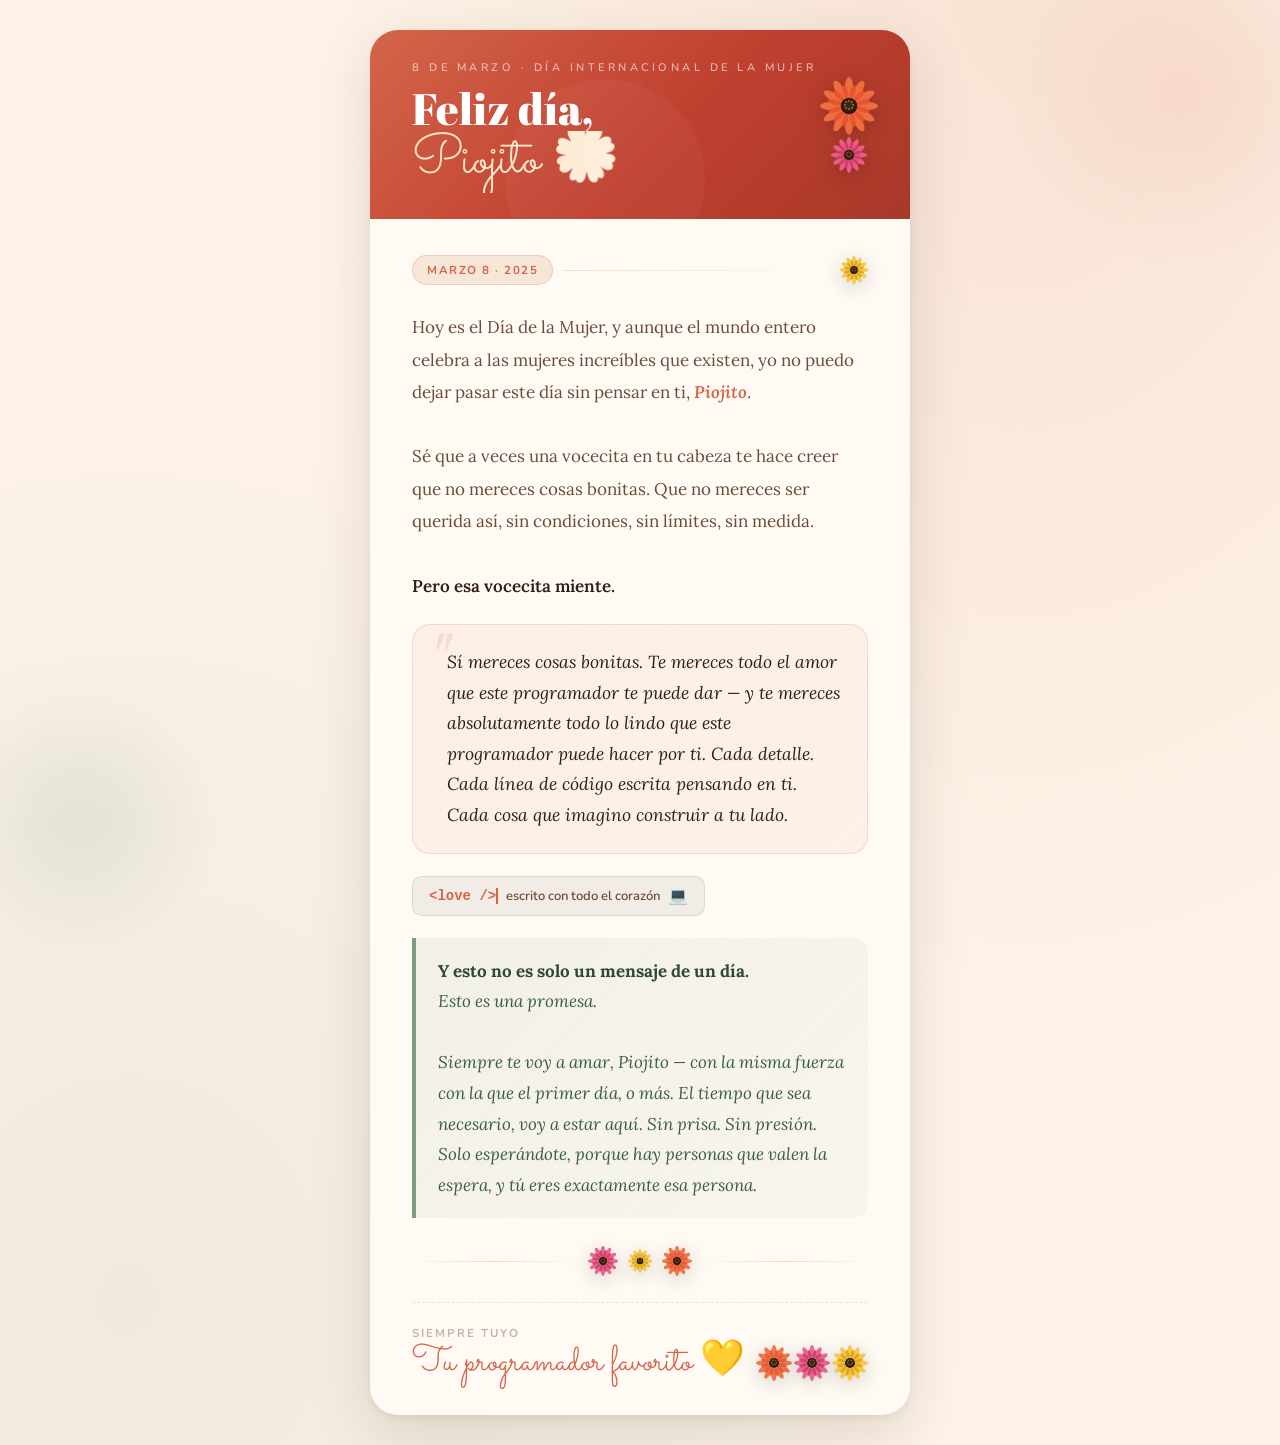
<file: index.html>
<!DOCTYPE html>
<html lang="es">

<head>
  <meta charset="UTF-8">
  <meta name="viewport" content="width=device-width, initial-scale=1.0">
  <title>Para Piojito 🌼</title>
  <link
    href="https://fonts.googleapis.com/css2?family=Abril+Fatface&family=Lora:ital,wght@0,400;0,600;1,400;1,600&family=Sacramento&family=Nunito:wght@300;400;600&display=swap"
    rel="stylesheet">
  <style>
    :root {
      --bg: #fdf3e7;
      --card: #fffaf4;
      --terracotta: #d4654a;
      --blush: #f0a896;
      --sage: #7a9e7e;
      --gold: #c8973a;
      --dark: #2e1f14;
      --mid: #6b4c38;
      --light: #f5e6d8;
    }

    * {
      margin: 0;
      padding: 0;
      box-sizing: border-box;
    }

    body {
      min-height: 100vh;
      background: radial-gradient(ellipse at 80% 0%, rgba(212, 101, 74, 0.12) 0%, transparent 50%),
        radial-gradient(ellipse at 10% 90%, rgba(122, 158, 126, 0.1) 0%, transparent 50%), #fdf3e7;
      display: flex;
      align-items: center;
      justify-content: center;
      font-family: 'Nunito', sans-serif;
      padding: 30px 20px;
      overflow-x: hidden;
    }

    .bg-shape {
      position: fixed;
      border-radius: 50%;
      pointer-events: none;
      z-index: 0;
    }

    .bg-shape-1 {
      width: 350px;
      height: 350px;
      top: -80px;
      right: -80px;
      background: radial-gradient(circle, rgba(240, 168, 150, 0.2), transparent 70%);
      animation: bgPulse1 8s ease-in-out infinite;
    }

    .bg-shape-2 {
      width: 280px;
      height: 280px;
      bottom: -60px;
      left: -60px;
      background: radial-gradient(circle, rgba(122, 158, 126, 0.15), transparent 70%);
      animation: bgPulse2 10s ease-in-out infinite;
    }

    @keyframes bgPulse1 {

      0%,
      100% {
        transform: scale(1);
        opacity: 1
      }

      50% {
        transform: scale(1.12);
        opacity: 0.7
      }
    }

    @keyframes bgPulse2 {

      0%,
      100% {
        transform: scale(1);
        opacity: 1
      }

      50% {
        transform: scale(1.1);
        opacity: 0.75
      }
    }

    .gerbera {
      display: inline-block;
      animation: floatFlower 3s ease-in-out infinite;
      filter: drop-shadow(0 4px 10px rgba(0, 0, 0, 0.18));
    }

    .gerbera-sm {
      width: 36px;
      height: 36px;
    }

    .gerbera-lg {
      width: 58px;
      height: 58px;
    }

    .gerbera:nth-child(2) {
      animation-delay: 0.5s;
    }

    .gerbera:nth-child(3) {
      animation-delay: 1s;
    }

    @keyframes floatFlower {

      0%,
      100% {
        transform: rotate(-5deg) translateY(0)
      }

      50% {
        transform: rotate(5deg) translateY(-8px)
      }
    }

    .gerbera:hover {
      animation: spinFlower 0.6s ease-in-out;
    }

    @keyframes spinFlower {
      0% {
        transform: rotate(0deg) scale(1)
      }

      50% {
        transform: rotate(180deg) scale(1.2)
      }

      100% {
        transform: rotate(360deg) scale(1)
      }
    }

    .petal-fall {
      position: fixed;
      top: -60px;
      pointer-events: none;
      z-index: 0;
      animation: petalDrift linear infinite;
      opacity: 0.55;
    }

    @keyframes petalDrift {
      0% {
        transform: translateY(-60px) rotate(0deg) translateX(0);
        opacity: 0.6;
      }

      50% {
        transform: translateY(50vh) rotate(200deg) translateX(25px);
        opacity: 0.4;
      }

      100% {
        transform: translateY(110vh) rotate(400deg) translateX(-15px);
        opacity: 0;
      }
    }

    .card-wrapper {
      position: relative;
      z-index: 1;
      max-width: 540px;
      width: 100%;
    }

    .card {
      background: var(--card);
      border-radius: 28px;
      overflow: hidden;
      box-shadow: 0 4px 6px rgba(46, 31, 20, 0.05), 0 20px 60px rgba(46, 31, 20, 0.13), inset 0 1px 0 rgba(255, 255, 255, 0.8);
      animation: rise 1s cubic-bezier(0.16, 1, 0.3, 1) both;
      opacity: 0;
      transform: translateY(30px);
      transition: box-shadow 0.35s, transform 0.35s;
    }

    .card:hover {
      box-shadow: 0 4px 6px rgba(46, 31, 20, 0.05), 0 32px 90px rgba(46, 31, 20, 0.18), inset 0 1px 0 rgba(255, 255, 255, 0.8);
      transform: translateY(-5px);
    }

    @keyframes rise {
      to {
        opacity: 1;
        transform: translateY(0);
      }
    }

    .banner {
      background: linear-gradient(135deg, #d4654a 0%, #c04030 55%, #a83828 100%);
      padding: 30px 42px 26px;
      position: relative;
      overflow: hidden;
    }

    .banner::before {
      content: '';
      position: absolute;
      top: -40px;
      right: -40px;
      width: 160px;
      height: 160px;
      background: rgba(255, 255, 255, 0.06);
      border-radius: 50%;
      animation: sheenSweep 3s ease-in-out 1.2s both;
    }

    .banner::after {
      content: '';
      position: absolute;
      bottom: -60px;
      left: 25%;
      width: 200px;
      height: 200px;
      background: rgba(255, 255, 255, 0.04);
      border-radius: 50%;
    }

    @keyframes sheenSweep {
      0% {
        opacity: 0;
        transform: translateX(-100px)
      }

      50% {
        opacity: 1
      }

      100% {
        opacity: 0;
        transform: translateX(200px)
      }
    }

    .banner-tag {
      font-size: 11px;
      font-weight: 600;
      letter-spacing: 3.5px;
      text-transform: uppercase;
      color: rgba(255, 255, 255, 0.6);
      margin-bottom: 10px;
      animation: fadeUp 0.6s 0.3s both;
    }

    .banner-title {
      font-family: 'Abril Fatface', serif;
      font-size: 44px;
      color: #fff;
      line-height: 1.05;
      animation: fadeUp 0.6s 0.4s both;
      position: relative;
      z-index: 1;
    }

    .banner-title span {
      display: block;
      font-family: 'Sacramento', cursive;
      font-size: 54px;
      line-height: 1.15;
      background: linear-gradient(90deg, rgba(255, 235, 200, 0.95) 0%, #fff 50%, rgba(255, 235, 200, 0.95) 100%);
      background-size: 200% auto;
      -webkit-background-clip: text;
      -webkit-text-fill-color: transparent;
      background-clip: text;
      animation: fadeUp 0.6s 0.4s both, shimmerText 3s 1.5s linear infinite;
    }

    @keyframes shimmerText {
      0% {
        background-position: 0% center
      }

      100% {
        background-position: 200% center
      }
    }

    .banner-gerberas {
      position: absolute;
      right: 32px;
      top: 50%;
      transform: translateY(-50%);
      display: flex;
      flex-direction: column;
      align-items: center;
      gap: 2px;
      z-index: 2;
    }

    @keyframes fadeUp {
      from {
        opacity: 0;
        transform: translateY(12px)
      }

      to {
        opacity: 1;
        transform: translateY(0)
      }
    }

    .body {
      padding: 36px 42px 34px;
    }

    .date-row {
      display: flex;
      align-items: center;
      gap: 10px;
      margin-bottom: 26px;
      animation: fadeUp 0.6s 0.6s both;
    }

    .date-pill {
      background: var(--light);
      color: var(--terracotta);
      font-size: 11.5px;
      font-weight: 700;
      letter-spacing: 1.5px;
      text-transform: uppercase;
      padding: 6px 14px;
      border-radius: 50px;
      border: 1.5px solid rgba(212, 101, 74, 0.22);
      white-space: nowrap;
      animation: fadeUp 0.6s 0.6s both, pillPulse 3s 1.5s ease-in-out infinite;
    }

    @keyframes pillPulse {

      0%,
      100% {
        box-shadow: 0 0 0 0 rgba(212, 101, 74, 0.0)
      }

      50% {
        box-shadow: 0 0 0 6px rgba(212, 101, 74, 0.12)
      }
    }

    .date-line {
      flex: 1;
      height: 1px;
      background: linear-gradient(90deg, rgba(212, 101, 74, 0.2), transparent);
    }

    .message {
      font-family: 'Lora', Georgia, serif;
      font-size: 17px;
      line-height: 1.9;
      color: var(--mid);
      margin-bottom: 22px;
      animation: fadeUp 0.6s 0.7s both;
    }

    .message .name {
      font-weight: 600;
      color: var(--terracotta);
      font-style: italic;
    }

    .message .bold {
      font-weight: 600;
      color: var(--dark);
      display: inline-block;
      animation: heartbeat 1.4s ease-in-out 2s infinite;
    }

    @keyframes heartbeat {

      0%,
      100% {
        transform: scale(1)
      }

      14% {
        transform: scale(1.08)
      }

      28% {
        transform: scale(1)
      }

      42% {
        transform: scale(1.05)
      }

      70% {
        transform: scale(1)
      }
    }

    .quote-box {
      background: linear-gradient(135deg, rgba(212, 101, 74, 0.07), rgba(240, 168, 150, 0.11));
      border: 1.5px solid rgba(212, 101, 74, 0.18);
      border-radius: 18px;
      padding: 22px 26px 22px 34px;
      margin-bottom: 22px;
      font-family: 'Lora', serif;
      font-style: italic;
      font-size: 17.5px;
      color: var(--dark);
      line-height: 1.75;
      animation: fadeUp 0.6s 0.8s both;
      position: relative;
      transition: border-color 0.4s, box-shadow 0.4s;
    }

    .quote-box:hover {
      border-color: rgba(212, 101, 74, 0.5);
      box-shadow: 0 0 18px rgba(212, 101, 74, 0.15);
    }

    .quote-box .qm {
      font-family: 'Abril Fatface', serif;
      font-size: 58px;
      color: rgba(212, 101, 74, 0.16);
      position: absolute;
      top: 2px;
      left: 12px;
      line-height: 1;
    }

    .dev-badge {
      display: inline-flex;
      align-items: center;
      gap: 8px;
      background: rgba(46, 31, 20, 0.06);
      border: 1.5px solid rgba(46, 31, 20, 0.1);
      border-radius: 10px;
      padding: 8px 16px;
      margin-bottom: 22px;
      font-size: 13px;
      font-weight: 600;
      color: var(--mid);
      animation: fadeUp 0.6s 0.85s both;
      transition: background 0.3s, transform 0.3s;
    }

    .dev-badge:hover {
      background: rgba(212, 101, 74, 0.08);
      transform: scale(1.04);
    }

    .dev-badge .code {
      font-family: monospace;
      font-size: 14px;
      color: var(--terracotta);
      border-right: 2px solid var(--terracotta);
      animation: blinkCursor 1s step-end infinite;
    }

    @keyframes blinkCursor {

      0%,
      100% {
        border-color: var(--terracotta)
      }

      50% {
        border-color: transparent
      }
    }

    .promise-box {
      background: linear-gradient(135deg, rgba(122, 158, 126, 0.1), rgba(122, 158, 126, 0.05));
      border-left: 4px solid var(--sage);
      border-radius: 0 14px 14px 0;
      padding: 18px 22px;
      margin-bottom: 28px;
      font-family: 'Lora', serif;
      font-style: italic;
      font-size: 17px;
      color: #3a5e3e;
      line-height: 1.8;
      animation: fadeUp 0.6s 0.95s both;
      transition: border-left-color 0.4s, background 0.4s;
    }

    .promise-box:hover {
      border-left-color: #4a7e54;
      background: linear-gradient(135deg, rgba(122, 158, 126, 0.18), rgba(122, 158, 126, 0.08));
    }

    .promise-box strong {
      font-style: normal;
      color: #2e4a32;
    }

    .gerbera-sep {
      display: flex;
      align-items: center;
      justify-content: center;
      gap: 10px;
      margin-bottom: 26px;
      animation: fadeUp 0.6s 1s both;
    }

    .sep-line {
      flex: 1;
      height: 1px;
      background: linear-gradient(90deg, transparent, rgba(212, 101, 74, 0.25), transparent);
    }

    .footer {
      display: flex;
      align-items: flex-end;
      justify-content: space-between;
      padding-top: 22px;
      border-top: 1px dashed rgba(46, 31, 20, 0.1);
      animation: fadeUp 0.6s 1.05s both;
    }

    .from-text {
      font-size: 11.5px;
      font-weight: 700;
      letter-spacing: 2px;
      text-transform: uppercase;
      color: rgba(107, 76, 56, 0.4);
      margin-bottom: 4px;
    }

    .from-name {
      font-family: 'Sacramento', cursive;
      font-size: 36px;
      color: var(--terracotta);
      line-height: 1;
      animation: writeIn 1.2s 1.5s both;
    }

    @keyframes writeIn {
      from {
        opacity: 0;
        letter-spacing: -4px
      }

      to {
        opacity: 1;
        letter-spacing: normal
      }
    }

    .footer-gerbs {
      display: flex;
      gap: 2px;
      align-items: flex-end;
    }

    .footer-gerbs .gerbera:nth-child(1) {
      animation-delay: 0s
    }

    .footer-gerbs .gerbera:nth-child(2) {
      animation-delay: 0.4s
    }

    .footer-gerbs .gerbera:nth-child(3) {
      animation-delay: 0.8s
    }

    @keyframes sparkPop {
      0% {
        opacity: 1;
        transform: scale(0.3) translateY(0)
      }

      100% {
        opacity: 0;
        transform: scale(1.8) translateY(-40px)
      }
    }

    @media (max-width:480px) {
      .banner {
        padding: 24px 24px 20px
      }

      .banner-title {
        font-size: 34px
      }

      .banner-title span {
        font-size: 42px
      }

      .banner-gerberas {
        right: 14px
      }

      .body {
        padding: 28px 22px 24px
      }

      .message,
      .quote-box,
      .promise-box {
        font-size: 15.5px
      }
    }
  </style>
</head>

<body>

  <div class="bg-shape bg-shape-1"></div>
  <div class="bg-shape bg-shape-2"></div>

  <!-- SVG Gerbera definition (reusable) -->
  <svg width="0" height="0" style="position:absolute">
    <defs>
      <!-- Orange/coral gerbera -->
      <g id="gerbera-orange">
        <!-- petals outer -->
        <g fill="#f07040" opacity="0.95">
          <ellipse cx="50" cy="18" rx="7" ry="18" transform="rotate(0 50 50)" />
          <ellipse cx="50" cy="18" rx="7" ry="18" transform="rotate(30 50 50)" />
          <ellipse cx="50" cy="18" rx="7" ry="18" transform="rotate(60 50 50)" />
          <ellipse cx="50" cy="18" rx="7" ry="18" transform="rotate(90 50 50)" />
          <ellipse cx="50" cy="18" rx="7" ry="18" transform="rotate(120 50 50)" />
          <ellipse cx="50" cy="18" rx="7" ry="18" transform="rotate(150 50 50)" />
          <ellipse cx="50" cy="18" rx="7" ry="18" transform="rotate(180 50 50)" />
          <ellipse cx="50" cy="18" rx="7" ry="18" transform="rotate(210 50 50)" />
          <ellipse cx="50" cy="18" rx="7" ry="18" transform="rotate(240 50 50)" />
          <ellipse cx="50" cy="18" rx="7" ry="18" transform="rotate(270 50 50)" />
          <ellipse cx="50" cy="18" rx="7" ry="18" transform="rotate(300 50 50)" />
          <ellipse cx="50" cy="18" rx="7" ry="18" transform="rotate(330 50 50)" />
        </g>
        <!-- inner petals -->
        <g fill="#e85530" opacity="0.9">
          <ellipse cx="50" cy="25" rx="4.5" ry="12" transform="rotate(15 50 50)" />
          <ellipse cx="50" cy="25" rx="4.5" ry="12" transform="rotate(45 50 50)" />
          <ellipse cx="50" cy="25" rx="4.5" ry="12" transform="rotate(75 50 50)" />
          <ellipse cx="50" cy="25" rx="4.5" ry="12" transform="rotate(105 50 50)" />
          <ellipse cx="50" cy="25" rx="4.5" ry="12" transform="rotate(135 50 50)" />
          <ellipse cx="50" cy="25" rx="4.5" ry="12" transform="rotate(165 50 50)" />
          <ellipse cx="50" cy="25" rx="4.5" ry="12" transform="rotate(195 50 50)" />
          <ellipse cx="50" cy="25" rx="4.5" ry="12" transform="rotate(225 50 50)" />
          <ellipse cx="50" cy="25" rx="4.5" ry="12" transform="rotate(255 50 50)" />
          <ellipse cx="50" cy="25" rx="4.5" ry="12" transform="rotate(285 50 50)" />
          <ellipse cx="50" cy="25" rx="4.5" ry="12" transform="rotate(315 50 50)" />
          <ellipse cx="50" cy="25" rx="4.5" ry="12" transform="rotate(345 50 50)" />
        </g>
        <!-- center disc -->
        <circle cx="50" cy="50" r="14" fill="#2a1a0a" />
        <circle cx="50" cy="50" r="10" fill="#3d2510" />
        <!-- center dots -->
        <g fill="#f0a060" opacity="0.7">
          <circle cx="50" cy="41" r="1.5" />
          <circle cx="55" cy="43" r="1.5" />
          <circle cx="57" cy="48" r="1.5" />
          <circle cx="55" cy="53" r="1.5" />
          <circle cx="50" cy="55" r="1.5" />
          <circle cx="45" cy="53" r="1.5" />
          <circle cx="43" cy="48" r="1.5" />
          <circle cx="45" cy="43" r="1.5" />
        </g>
      </g>
      <!-- Pink gerbera -->
      <g id="gerbera-pink">
        <g fill="#e8608a" opacity="0.95">
          <ellipse cx="50" cy="18" rx="7" ry="18" transform="rotate(0 50 50)" />
          <ellipse cx="50" cy="18" rx="7" ry="18" transform="rotate(30 50 50)" />
          <ellipse cx="50" cy="18" rx="7" ry="18" transform="rotate(60 50 50)" />
          <ellipse cx="50" cy="18" rx="7" ry="18" transform="rotate(90 50 50)" />
          <ellipse cx="50" cy="18" rx="7" ry="18" transform="rotate(120 50 50)" />
          <ellipse cx="50" cy="18" rx="7" ry="18" transform="rotate(150 50 50)" />
          <ellipse cx="50" cy="18" rx="7" ry="18" transform="rotate(180 50 50)" />
          <ellipse cx="50" cy="18" rx="7" ry="18" transform="rotate(210 50 50)" />
          <ellipse cx="50" cy="18" rx="7" ry="18" transform="rotate(240 50 50)" />
          <ellipse cx="50" cy="18" rx="7" ry="18" transform="rotate(270 50 50)" />
          <ellipse cx="50" cy="18" rx="7" ry="18" transform="rotate(300 50 50)" />
          <ellipse cx="50" cy="18" rx="7" ry="18" transform="rotate(330 50 50)" />
        </g>
        <g fill="#d03a6a" opacity="0.9">
          <ellipse cx="50" cy="25" rx="4.5" ry="12" transform="rotate(15 50 50)" />
          <ellipse cx="50" cy="25" rx="4.5" ry="12" transform="rotate(45 50 50)" />
          <ellipse cx="50" cy="25" rx="4.5" ry="12" transform="rotate(75 50 50)" />
          <ellipse cx="50" cy="25" rx="4.5" ry="12" transform="rotate(105 50 50)" />
          <ellipse cx="50" cy="25" rx="4.5" ry="12" transform="rotate(135 50 50)" />
          <ellipse cx="50" cy="25" rx="4.5" ry="12" transform="rotate(165 50 50)" />
          <ellipse cx="50" cy="25" rx="4.5" ry="12" transform="rotate(195 50 50)" />
          <ellipse cx="50" cy="25" rx="4.5" ry="12" transform="rotate(225 50 50)" />
          <ellipse cx="50" cy="25" rx="4.5" ry="12" transform="rotate(255 50 50)" />
          <ellipse cx="50" cy="25" rx="4.5" ry="12" transform="rotate(285 50 50)" />
          <ellipse cx="50" cy="25" rx="4.5" ry="12" transform="rotate(315 50 50)" />
          <ellipse cx="50" cy="25" rx="4.5" ry="12" transform="rotate(345 50 50)" />
        </g>
        <circle cx="50" cy="50" r="14" fill="#2a1a0a" />
        <circle cx="50" cy="50" r="10" fill="#3d2510" />
        <g fill="#f0a060" opacity="0.7">
          <circle cx="50" cy="41" r="1.5" />
          <circle cx="55" cy="43" r="1.5" />
          <circle cx="57" cy="48" r="1.5" />
          <circle cx="55" cy="53" r="1.5" />
          <circle cx="50" cy="55" r="1.5" />
          <circle cx="45" cy="53" r="1.5" />
          <circle cx="43" cy="48" r="1.5" />
          <circle cx="45" cy="43" r="1.5" />
        </g>
      </g>
      <!-- Yellow gerbera -->
      <g id="gerbera-yellow">
        <g fill="#f5c842" opacity="0.95">
          <ellipse cx="50" cy="18" rx="7" ry="18" transform="rotate(0 50 50)" />
          <ellipse cx="50" cy="18" rx="7" ry="18" transform="rotate(30 50 50)" />
          <ellipse cx="50" cy="18" rx="7" ry="18" transform="rotate(60 50 50)" />
          <ellipse cx="50" cy="18" rx="7" ry="18" transform="rotate(90 50 50)" />
          <ellipse cx="50" cy="18" rx="7" ry="18" transform="rotate(120 50 50)" />
          <ellipse cx="50" cy="18" rx="7" ry="18" transform="rotate(150 50 50)" />
          <ellipse cx="50" cy="18" rx="7" ry="18" transform="rotate(180 50 50)" />
          <ellipse cx="50" cy="18" rx="7" ry="18" transform="rotate(210 50 50)" />
          <ellipse cx="50" cy="18" rx="7" ry="18" transform="rotate(240 50 50)" />
          <ellipse cx="50" cy="18" rx="7" ry="18" transform="rotate(270 50 50)" />
          <ellipse cx="50" cy="18" rx="7" ry="18" transform="rotate(300 50 50)" />
          <ellipse cx="50" cy="18" rx="7" ry="18" transform="rotate(330 50 50)" />
        </g>
        <g fill="#e0a010" opacity="0.85">
          <ellipse cx="50" cy="25" rx="4.5" ry="12" transform="rotate(15 50 50)" />
          <ellipse cx="50" cy="25" rx="4.5" ry="12" transform="rotate(45 50 50)" />
          <ellipse cx="50" cy="25" rx="4.5" ry="12" transform="rotate(75 50 50)" />
          <ellipse cx="50" cy="25" rx="4.5" ry="12" transform="rotate(105 50 50)" />
          <ellipse cx="50" cy="25" rx="4.5" ry="12" transform="rotate(135 50 50)" />
          <ellipse cx="50" cy="25" rx="4.5" ry="12" transform="rotate(165 50 50)" />
          <ellipse cx="50" cy="25" rx="4.5" ry="12" transform="rotate(195 50 50)" />
          <ellipse cx="50" cy="25" rx="4.5" ry="12" transform="rotate(225 50 50)" />
          <ellipse cx="50" cy="25" rx="4.5" ry="12" transform="rotate(255 50 50)" />
          <ellipse cx="50" cy="25" rx="4.5" ry="12" transform="rotate(285 50 50)" />
          <ellipse cx="50" cy="25" rx="4.5" ry="12" transform="rotate(315 50 50)" />
          <ellipse cx="50" cy="25" rx="4.5" ry="12" transform="rotate(345 50 50)" />
        </g>
        <circle cx="50" cy="50" r="14" fill="#2a1a0a" />
        <circle cx="50" cy="50" r="10" fill="#3d2510" />
        <g fill="#f0d080" opacity="0.7">
          <circle cx="50" cy="41" r="1.5" />
          <circle cx="55" cy="43" r="1.5" />
          <circle cx="57" cy="48" r="1.5" />
          <circle cx="55" cy="53" r="1.5" />
          <circle cx="50" cy="55" r="1.5" />
          <circle cx="45" cy="53" r="1.5" />
          <circle cx="43" cy="48" r="1.5" />
          <circle cx="45" cy="43" r="1.5" />
        </g>
      </g>
    </defs>
  </svg>

  <div class="card-wrapper">
    <div class="card" id="card">

      <!-- BANNER -->
      <div class="banner">
        <div class="banner-tag">8 de Marzo · Día Internacional de la Mujer</div>
        <div class="banner-title">
          Feliz día,
          <span>Piojito 🌼</span>
        </div>
        <div class="banner-gerberas">
          <svg class="gerbera gerbera-lg" viewBox="0 0 100 100">
            <use href="#gerbera-orange" />
          </svg>
          <svg class="gerbera gerbera-sm" viewBox="0 0 100 100" style="animation-delay:0.6s">
            <use href="#gerbera-pink" />
          </svg>
        </div>
      </div>

      <!-- BODY -->
      <div class="body">

        <div class="date-row">
          <div class="date-pill">Marzo 8 · 2025</div>
          <div class="date-line"></div>
          <svg class="gerbera" style="width:28px;height:28px;animation-delay:0.3s" viewBox="0 0 100 100">
            <use href="#gerbera-yellow" />
          </svg>
        </div>

        <div class="message">
          Hoy es el Día de la Mujer, y aunque el mundo
          entero celebra a las mujeres increíbles que
          existen, yo no puedo dejar pasar este día
          sin pensar en ti, <span class="name">Piojito</span>.<br><br>
          Sé que a veces una vocecita en tu cabeza
          te hace creer que no mereces cosas bonitas.
          Que no mereces ser querida así, sin condiciones,
          sin límites, sin medida.<br><br>
          <span class="bold">Pero esa vocecita miente.</span>
        </div>

        <div class="quote-box">
          <span class="qm">"</span>
          Sí mereces cosas bonitas. Te mereces todo el
          amor que este programador te puede dar —
          y te mereces absolutamente todo lo lindo
          que este programador puede hacer por ti.
          Cada detalle. Cada línea de código escrita pensando en ti.
          Cada cosa que imagino construir a tu lado.
        </div>

        <div class="dev-badge">
          <span class="code">&lt;love /&gt;</span>
          escrito con todo el corazón
          <span style="font-size:16px">💻</span>
        </div>

        <div class="promise-box">
          <strong>Y esto no es solo un mensaje de un día.</strong><br>
          Esto es una promesa.<br><br>
          Siempre te voy a amar, Piojito — con la misma
          fuerza con la que el primer día, o más.
          El tiempo que sea necesario, voy a estar aquí.
          Sin prisa. Sin presión. Solo esperándote,
          porque hay personas que valen la espera,
          y tú eres exactamente esa persona.
        </div>

        <!-- gerbera separator -->
        <div class="gerbera-sep">
          <div class="sep-line"></div>
          <svg class="gerbera" style="width:30px;height:30px;animation-delay:0s" viewBox="0 0 100 100">
            <use href="#gerbera-pink" />
          </svg>
          <svg class="gerbera" style="width:24px;height:24px;animation-delay:0.5s" viewBox="0 0 100 100">
            <use href="#gerbera-yellow" />
          </svg>
          <svg class="gerbera" style="width:30px;height:30px;animation-delay:1s" viewBox="0 0 100 100">
            <use href="#gerbera-orange" />
          </svg>
          <div class="sep-line"></div>
        </div>

        <div class="footer">
          <div>
            <div class="from-text">siempre tuyo</div>
            <div class="from-name">Tu programador favorito 💛</div>
          </div>
          <div class="footer-gerbs">
            <svg class="gerbera gerbera-sm" viewBox="0 0 100 100">
              <use href="#gerbera-orange" />
            </svg>
            <svg class="gerbera gerbera-sm" viewBox="0 0 100 100">
              <use href="#gerbera-pink" />
            </svg>
            <svg class="gerbera gerbera-sm" viewBox="0 0 100 100">
              <use href="#gerbera-yellow" />
            </svg>
          </div>
        </div>

      </div>
    </div>
  </div>

  <script>
    // Falling gerbera petals
    const colors = ['#f07040', '#e8608a', '#f5c842', '#e85530', '#d03a6a'];
    for (let i = 0; i < 18; i++) {
      const p = document.createElement('div');
      p.className = 'petal-fall';
      const c = colors[Math.floor(Math.random() * colors.length)];
      const sz = 8 + Math.random() * 10;
      p.innerHTML = `<svg width="${sz}" height="${sz}" viewBox="0 0 20 20"><ellipse cx="10" cy="10" rx="4" ry="9" fill="${c}" opacity="0.7" transform="rotate(${Math.random() * 360} 10 10)"/></svg>`;
      p.style.left = Math.random() * 100 + 'vw';
      p.style.animationDuration = (7 + Math.random() * 8) + 's';
      p.style.animationDelay = (Math.random() * 10) + 's';
      document.body.appendChild(p);
    }

    // Click sparkle effect
    const sparks = ['🌼', '💛', '🌸', '✨', '💫', '🧡'];
    document.getElementById('card').addEventListener('click', function (e) {
      for (let i = 0; i < 8; i++) {
        const s = document.createElement('div');
        s.textContent = sparks[Math.floor(Math.random() * sparks.length)];
        s.style.cssText = `
        position:fixed;
        left:${e.clientX + (Math.random() - 0.5) * 110}px;
        top:${e.clientY + (Math.random() - 0.5) * 110}px;
        font-size:${12 + Math.random() * 16}px;
        pointer-events:none; z-index:9999;
        animation: sparkPop 0.9s ease-out forwards;
      `;
        document.body.appendChild(s);
        setTimeout(() => s.remove(), 900);
      }
    });
  </script>
</body>

</html>
</file>
<file: Card.css>
/* ============================================
   Card.css — Estilos para la tarjeta de Piojito
   ============================================ */

/* ── Variables ── */
:root {
  --bg: #fdf3e7;
  --card: #fffaf4;
  --terracotta: #d4654a;
  --blush: #f0a896;
  --sage: #7a9e7e;
  --gold: #c8973a;
  --dark: #2e1f14;
  --mid: #6b4c38;
  --light: #f5e6d8;
}

/* ── Reset ── */
* { margin: 0; padding: 0; box-sizing: border-box; }

/* ── Body ── */
body {
  min-height: 100vh;
  background:
    radial-gradient(ellipse at 80% 0%, rgba(212,101,74,0.12) 0%, transparent 50%),
    radial-gradient(ellipse at 10% 90%, rgba(122,158,126,0.1) 0%, transparent 50%),
    #fdf3e7;
  display: flex;
  align-items: center;
  justify-content: center;
  font-family: 'Nunito', sans-serif;
  padding: 30px 20px;
  overflow-x: hidden;
}

/* ── Background shapes ── */
.bg-shape { position: fixed; border-radius: 50%; pointer-events: none; z-index: 0; }
.bg-shape-1 { width: 350px; height: 350px; top: -80px; right: -80px; background: radial-gradient(circle, rgba(240,168,150,0.2), transparent 70%); }
.bg-shape-2 { width: 280px; height: 280px; bottom: -60px; left: -60px; background: radial-gradient(circle, rgba(122,158,126,0.15), transparent 70%); }

/* ── NEW: Slow pulse on background shapes ── */
.bg-shape-1 { animation: bgPulse1 8s ease-in-out infinite; }
.bg-shape-2 { animation: bgPulse2 10s ease-in-out infinite; }

@keyframes bgPulse1 {
  0%, 100% { transform: scale(1);   opacity: 1; }
  50%       { transform: scale(1.12); opacity: 0.7; }
}
@keyframes bgPulse2 {
  0%, 100% { transform: scale(1);   opacity: 1; }
  50%       { transform: scale(1.1);  opacity: 0.75; }
}

/* ── Gerbera SVG flower ── */
.gerbera {
  display: inline-block;
  animation: floatFlower 3s ease-in-out infinite;
  filter: drop-shadow(0 4px 10px rgba(0,0,0,0.18));
}
.gerbera-sm { width: 36px; height: 36px; }
.gerbera-lg { width: 58px; height: 58px; }
.gerbera:nth-child(2) { animation-delay: 0.5s; }
.gerbera:nth-child(3) { animation-delay: 1s; }

@keyframes floatFlower {
  0%, 100% { transform: rotate(-5deg) translateY(0); }
  50%       { transform: rotate(5deg) translateY(-8px); }
}

/* ── NEW: Gerbera spin on hover ── */
.gerbera:hover {
  animation: spinFlower 0.6s ease-in-out;
}
@keyframes spinFlower {
  0%   { transform: rotate(0deg)   scale(1); }
  50%  { transform: rotate(180deg) scale(1.2); }
  100% { transform: rotate(360deg) scale(1); }
}

/* ── Floating gerbera petals ── */
.petal-fall {
  position: fixed;
  top: -60px;
  pointer-events: none;
  z-index: 0;
  animation: petalDrift linear infinite;
  opacity: 0.55;
}
@keyframes petalDrift {
  0%   { transform: translateY(-60px) rotate(0deg) translateX(0); opacity: 0.6; }
  50%  { transform: translateY(50vh) rotate(200deg) translateX(25px); opacity: 0.4; }
  100% { transform: translateY(110vh) rotate(400deg) translateX(-15px); opacity: 0; }
}

/* ── Card wrapper & card ── */
.card-wrapper { position: relative; z-index: 1; max-width: 540px; width: 100%; }

.card {
  background: var(--card);
  border-radius: 28px;
  overflow: hidden;
  box-shadow: 0 4px 6px rgba(46,31,20,0.05), 0 20px 60px rgba(46,31,20,0.13), inset 0 1px 0 rgba(255,255,255,0.8);
  animation: rise 1s cubic-bezier(0.16,1,0.3,1) both;
  opacity: 0;
  transform: translateY(30px);
  transition: box-shadow 0.35s, transform 0.35s;
}
.card:hover {
  box-shadow: 0 4px 6px rgba(46,31,20,0.05), 0 32px 90px rgba(46,31,20,0.18), inset 0 1px 0 rgba(255,255,255,0.8);
  transform: translateY(-5px);
}
@keyframes rise { to { opacity: 1; transform: translateY(0); } }

/* ── Banner ── */
.banner {
  background: linear-gradient(135deg, #d4654a 0%, #c04030 55%, #a83828 100%);
  padding: 30px 42px 26px;
  position: relative;
  overflow: hidden;
}
.banner::before { content:''; position:absolute; top:-40px; right:-40px; width:160px; height:160px; background:rgba(255,255,255,0.06); border-radius:50%; }
.banner::after  { content:''; position:absolute; bottom:-60px; left:25%; width:200px; height:200px; background:rgba(255,255,255,0.04); border-radius:50%; }

/* ── NEW: Sheen sweep across the banner on load ── */
.banner::before {
  animation: sheenSweep 3s ease-in-out 1.2s both;
}
@keyframes sheenSweep {
  0%   { opacity: 0; transform: translateX(-100px); }
  50%  { opacity: 1; }
  100% { opacity: 0; transform: translateX(200px); }
}

.banner-tag {
  font-size: 11px; font-weight: 600; letter-spacing: 3.5px;
  text-transform: uppercase; color: rgba(255,255,255,0.6);
  margin-bottom: 10px;
  animation: fadeUp 0.6s 0.3s both;
}
.banner-title {
  font-family: 'Abril Fatface', serif;
  font-size: 44px; color: #fff; line-height: 1.05;
  animation: fadeUp 0.6s 0.4s both;
  position: relative; z-index: 1;
}
.banner-title span {
  display: block;
  font-family: 'Sacramento', cursive;
  font-size: 54px; color: rgba(255,235,200,0.95); line-height: 1.15;
}

/* ── NEW: "Piojito" name shimmer ── */
.banner-title span {
  background: linear-gradient(90deg, rgba(255,235,200,0.95) 0%, #fff 50%, rgba(255,235,200,0.95) 100%);
  background-size: 200% auto;
  -webkit-background-clip: text;
  -webkit-text-fill-color: transparent;
  background-clip: text;
  animation: fadeUp 0.6s 0.4s both, shimmerText 3s 1.5s linear infinite;
}
@keyframes shimmerText {
  0%   { background-position: 0% center; }
  100% { background-position: 200% center; }
}

.banner-gerberas {
  position: absolute; right: 32px; top: 50%;
  transform: translateY(-50%);
  display: flex; flex-direction: column; align-items: center; gap: 2px;
  z-index: 2;
}

/* ── Shared fade-up ── */
@keyframes fadeUp {
  from { opacity:0; transform:translateY(12px); }
  to   { opacity:1; transform:translateY(0); }
}

/* ── Body section ── */
.body { padding: 36px 42px 34px; }

.date-row {
  display: flex; align-items: center; gap: 10px;
  margin-bottom: 26px;
  animation: fadeUp 0.6s 0.6s both;
}
.date-pill {
  background: var(--light); color: var(--terracotta);
  font-size: 11.5px; font-weight: 700; letter-spacing: 1.5px;
  text-transform: uppercase; padding: 6px 14px;
  border-radius: 50px; border: 1.5px solid rgba(212,101,74,0.22);
  white-space: nowrap;
  /* NEW: subtle pulse on the date pill */
  animation: fadeUp 0.6s 0.6s both, pillPulse 3s 1.5s ease-in-out infinite;
}
@keyframes pillPulse {
  0%, 100% { box-shadow: 0 0 0 0 rgba(212,101,74,0.0); }
  50%       { box-shadow: 0 0 0 6px rgba(212,101,74,0.12); }
}

.date-line { flex:1; height:1px; background: linear-gradient(90deg, rgba(212,101,74,0.2), transparent); }

/* ── Message blocks ── */
.message {
  font-family: 'Lora', Georgia, serif;
  font-size: 17px; line-height: 1.9;
  color: var(--mid); margin-bottom: 22px;
  animation: fadeUp 0.6s 0.7s both;
}
.message .name { font-weight: 600; color: var(--terracotta); font-style: italic; }
.message .bold { font-weight: 600; color: var(--dark); }

/* ── NEW: Bold text heartbeat ── */
.message .bold {
  display: inline-block;
  animation: heartbeat 1.4s ease-in-out 2s infinite;
}
@keyframes heartbeat {
  0%, 100% { transform: scale(1); }
  14%       { transform: scale(1.08); }
  28%       { transform: scale(1); }
  42%       { transform: scale(1.05); }
  70%       { transform: scale(1); }
}

/* ── Quote box ── */
.quote-box {
  background: linear-gradient(135deg, rgba(212,101,74,0.07), rgba(240,168,150,0.11));
  border: 1.5px solid rgba(212,101,74,0.18);
  border-radius: 18px;
  padding: 22px 26px 22px 34px;
  margin-bottom: 22px;
  font-family: 'Lora', serif; font-style: italic;
  font-size: 17.5px; color: var(--dark); line-height: 1.75;
  animation: fadeUp 0.6s 0.8s both;
  position: relative;
  transition: border-color 0.4s, box-shadow 0.4s;
}
/* NEW: quote box glows on hover */
.quote-box:hover {
  border-color: rgba(212,101,74,0.5);
  box-shadow: 0 0 18px rgba(212,101,74,0.15);
}
.quote-box .qm {
  font-family: 'Abril Fatface', serif; font-size: 58px;
  color: rgba(212,101,74,0.16);
  position: absolute; top: 2px; left: 12px; line-height: 1;
}

/* ── Dev badge ── */
.dev-badge {
  display: inline-flex; align-items: center; gap: 8px;
  background: rgba(46,31,20,0.06);
  border: 1.5px solid rgba(46,31,20,0.1);
  border-radius: 10px; padding: 8px 16px;
  margin-bottom: 22px;
  font-size: 13px; font-weight: 600; color: var(--mid);
  animation: fadeUp 0.6s 0.85s both;
  transition: background 0.3s, transform 0.3s;
}
/* NEW: badge bounce on hover */
.dev-badge:hover {
  background: rgba(212,101,74,0.08);
  transform: scale(1.04);
}
.dev-badge .code { font-family: monospace; font-size: 14px; color: var(--terracotta); }

/* ── NEW: code tag typing blink ── */
.dev-badge .code {
  border-right: 2px solid var(--terracotta);
  animation: blinkCursor 1s step-end infinite;
}
@keyframes blinkCursor {
  0%, 100% { border-color: var(--terracotta); }
  50%       { border-color: transparent; }
}

/* ── Promise box ── */
.promise-box {
  background: linear-gradient(135deg, rgba(122,158,126,0.1), rgba(122,158,126,0.05));
  border-left: 4px solid var(--sage);
  border-radius: 0 14px 14px 0;
  padding: 18px 22px;
  margin-bottom: 28px;
  font-family: 'Lora', serif; font-style: italic;
  font-size: 17px; color: #3a5e3e; line-height: 1.8;
  animation: fadeUp 0.6s 0.95s both;
  transition: border-left-color 0.4s, background 0.4s;
}
/* NEW: promise box subtle green glow on hover */
.promise-box:hover {
  border-left-color: #4a7e54;
  background: linear-gradient(135deg, rgba(122,158,126,0.18), rgba(122,158,126,0.08));
}
.promise-box strong { font-style: normal; color: #2e4a32; }

/* ── Gerbera row separator ── */
.gerbera-sep {
  display: flex; align-items: center; justify-content: center;
  gap: 10px; margin-bottom: 26px;
  animation: fadeUp 0.6s 1s both;
}
.sep-line { flex:1; height:1px; background: linear-gradient(90deg, transparent, rgba(212,101,74,0.25), transparent); }

/* ── Footer ── */
.footer {
  display: flex; align-items: flex-end; justify-content: space-between;
  padding-top: 22px;
  border-top: 1px dashed rgba(46,31,20,0.1);
  animation: fadeUp 0.6s 1.05s both;
}
.from-text { font-size: 11.5px; font-weight: 700; letter-spacing: 2px; text-transform: uppercase; color: rgba(107,76,56,0.4); margin-bottom: 4px; }
.from-name {
  font-family: 'Sacramento', cursive; font-size: 36px;
  color: var(--terracotta); line-height: 1;
  /* NEW: signature write-in */
  animation: writeIn 1.2s 1.5s both;
}
@keyframes writeIn {
  from { opacity: 0; letter-spacing: -4px; }
  to   { opacity: 1; letter-spacing: normal; }
}

.footer-gerbs { display: flex; gap: 2px; align-items: flex-end; }
.footer-gerbs .gerbera:nth-child(1) { animation-delay:0s; }
.footer-gerbs .gerbera:nth-child(2) { animation-delay:0.4s; }
.footer-gerbs .gerbera:nth-child(3) { animation-delay:0.8s; }

/* ── Sparkle keyframes (used by JS) ── */
@keyframes sparkPop {
  0%   { opacity:1; transform: scale(0.3) translateY(0); }
  100% { opacity:0; transform: scale(1.8) translateY(-40px); }
}

/* ── Responsive ── */
@media (max-width: 480px) {
  .banner { padding: 24px 24px 20px; }
  .banner-title { font-size: 34px; }
  .banner-title span { font-size: 42px; }
  .banner-gerberas { right: 14px; }
  .body { padding: 28px 22px 24px; }
  .message, .quote-box, .promise-box { font-size: 15.5px; }
}
</file>
